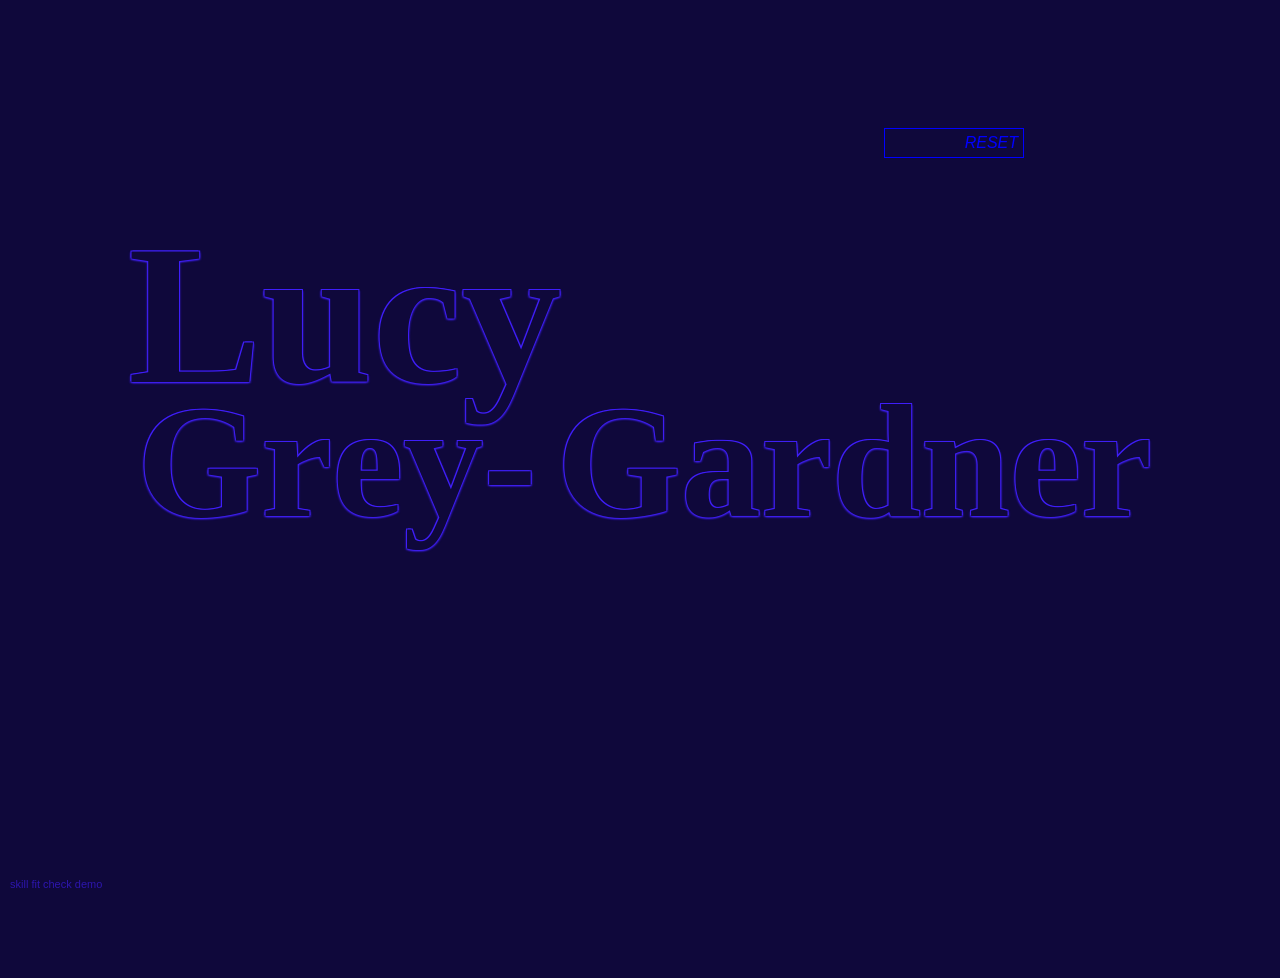
<file: index.html>
<!DOCTYPE html>
<html>
<title>LGG</title>
<head>
<script src="https://ajax.googleapis.com/ajax/libs/jquery/3.5.1/jquery.min.js"></script>
<script src="rotate.js"></script>
</head>
<meta charset="UTF-8">
<meta name="viewport" content="width=device-width, initial-scale=1">
<style>
body {
  font-family: "HelveticaNeue-Light", "Helvetica Neue Light", "Helvetica Neue", Helvetica, Arial, "Lucida Grande", sans-serif;
  font-weight: 100;
  background-color: #0F083B;
}
* {  padding: 0;   margin: 0;}

/*Heading*/
.heading-align {margin: auto; padding-top: 300px; padding-bottom: 500px; width: 100%; height: 20px; left: 50%;}
.heading1, .background {margin: auto; position: absolute; width: 80%; font-family: serif;}
.heading1 {color: #0F083B; text-shadow: -1px 1px 2px #4120FA, 1px 1px 2px #4120FA, 1px -1px 0 #4120FA,-1px -1px 0 #4120FA;}
.lucy-b, .gg-b {z-index: -10; margin: auto; color: #4120FA; right: 0px;}
.lucy-b, .lucy-front {top: 200px; left: 0; bottom: 350px; margin: auto; font-size: 100px;}
.lucy-front, .gg-front {margin: auto; right: 0px; left: 0px;}
.gg-b {top: 370px; left: 0px; bottom:250px; text-align: right; font-size: 80px;}
.gg-front {top: 370px; bottom:250px; text-align: right; font-size: 80px;}
h1 {display:inline-block;}

 p {color: blue; font-style: italic; width: 10%; text-align: right; border: 1px solid blue; margin-left: auto; margin-right: 20%; padding: 5px; margin-top: 10%;}

</style>
</head>
<p class="reset">RESET</p>
<a href="skill-fit-check/" style="position:fixed; bottom:10px; left:10px; color:#4120FA; font-family:sans-serif; font-size:11px; opacity:0.6; text-decoration:none;">skill fit check demo</a>

<div class="heading-align">
  <div class="heading1 lucy-front">
    <h1 class="left">L</h1><h1 class="vowel">u</h1><h1 class="left">c</h1><h1 class="y">y</h1>
  </div>
  <div class="heading1 gg-front">
    <h1 class="left">G</h1><h1 class="left">r</h1><h1 class="vowel">e</h1><h1 class="y">y</h1><h1 class="vowel">-</h1>
    <h1 class="left">G</h1><h1 class="vowel">a</h1><h1 class="left"> r </h1><h1 class="left">d</h1><h1 class="left">n</h1><h1 class="vowel">e</h1><h1 class="left">r</h1>
  </div>
  <div class="background lucy-b">
    <h1>L</h1><h1>u</h1><h1>c</h1><h1>y</h1>
  </div>
  <div class="background gg-b">
    <h1>G</h1><h1>r</h1><h1>e</h1><h1>y</h1><h1>-</h1>
    <h1>G</h1><h1>a</h1><h1>r</h1><h1>d</h1><h1>n</h1><h1>e</h1><h1>r</h1>
  </div>
</div>

<script>
$(document).ready(function(){

  var val0 = 10
  $(".heading1 .y").rotate({
    bind:
    {
      mouseover: function(){
        if (val0 >= 400 || val0 <= -360) {
        val0 = -10;
        }else {
          val0 +=180;
        }
        $(this).rotate({ animateTo:val0, duration:10000})
      }
    }
  });

  var val = 0
  $(".heading1 .vowel").rotate({
    bind:
    {
      mouseover: function(){
        if (val >= 360) {
        val = 0;
        }else {
          val +=90;
        }
        $(this).rotate({ animateTo:val, duration:5000})
      }
    }
  });

  var val1 = 0
  $(".heading1 .left").rotate({
    bind:
    {
      mouseover: function(){
        if (val1 < -360) {
        val1 = 0;
        }else {
          val1 +=-20;
        }
        $(this).rotate({ animateTo:val1, duration:1000})
      }
    }
  });

  $(".reset").rotate({bind:{
    mouseover: function(){
      $(".heading1 h1").rotate({animateTo:-0, duration:1000,})
    }
  }
  });

});
</script>

</body>
</html>
</file>
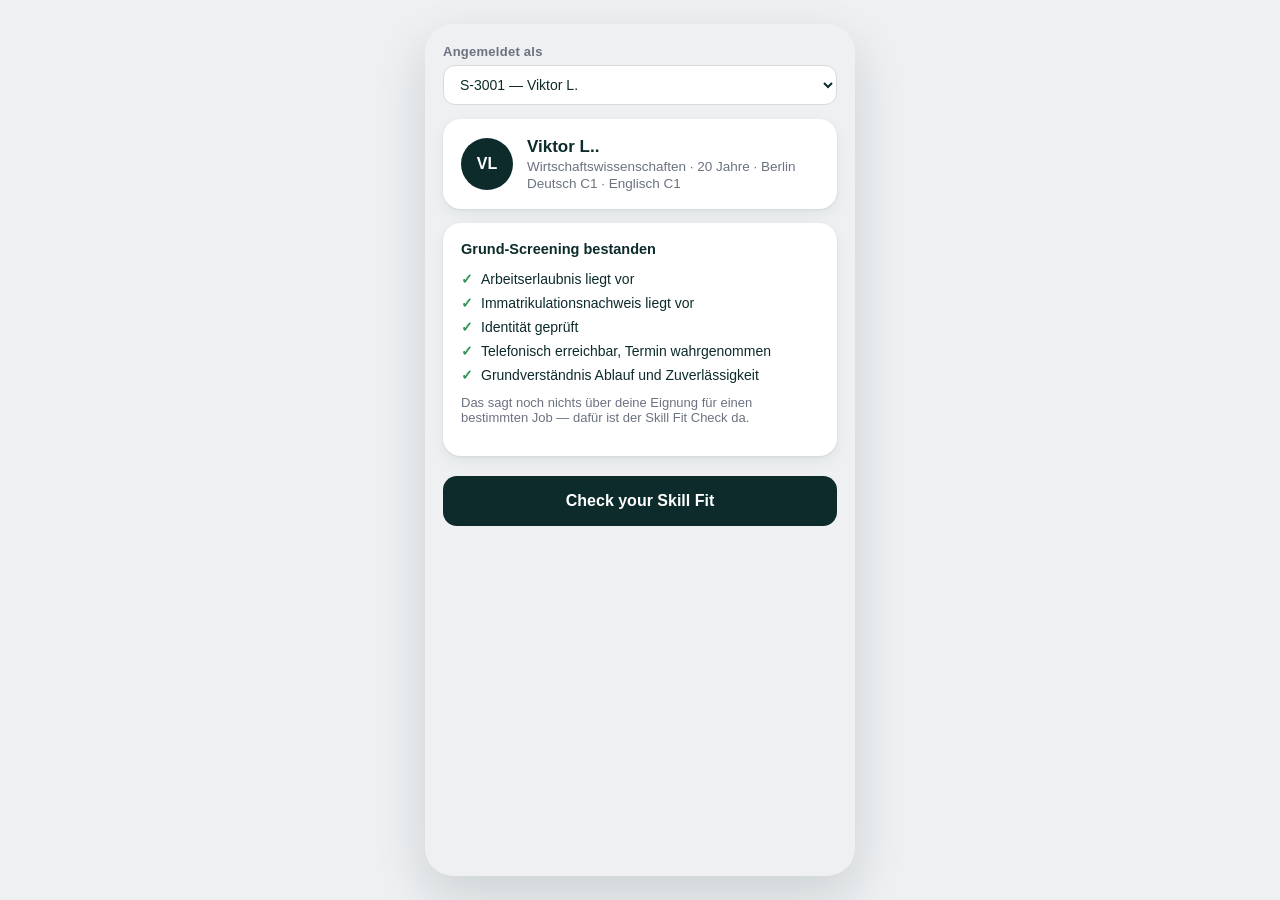
<file: skill-fit-check/index.html>
<!DOCTYPE html>
<html lang="de">
<head>
<meta charset="UTF-8">
<meta name="viewport" content="width=device-width, initial-scale=1">
<title>Skill Fit Check — ucm</title>
<link rel="stylesheet" href="style.css">
</head>
<body>
<div id="app"></div>

<!-- Data layer: parses the provided CSVs (static/in-memory only, no backend). -->
<script src="data.js"></script>
<!-- Core abstraction: one evaluation method per requirement `art`, reused across every job. -->
<script src="engine.js"></script>
<!-- Per-requirement question text + topic keywords. -->
<script src="questions.js"></script>
<!-- UI controller. -->
<script src="app.js"></script>
</body>
</html>
</file>
<file: skill-fit-check/style.css>
:root {
  --bg: #eef0f2;
  --ink: #0c2b2a;
  --muted: #6b7280;
  --card-bg: #ffffff;
  --accent: #0c2b2a;
  --accent-2: #123b39;
  --pill-bg: #dcebfb;
  --pill-ink: #12324f;
  --green: #2f8f5b;
  --amber: #b8860b;
  --radius: 18px;
  --shadow: 0 1px 3px rgba(12, 43, 42, 0.08), 0 6px 16px rgba(12, 43, 42, 0.06);
}

* { box-sizing: border-box; }

body {
  margin: 0;
  background: var(--bg);
  color: var(--ink);
  font-family: -apple-system, BlinkMacSystemFont, "Inter", "Segoe UI", Roboto, Helvetica, Arial, sans-serif;
  -webkit-font-smoothing: antialiased;
}

#app {
  min-height: 100vh;
  display: flex;
  justify-content: center;
}

.loading {
  padding: 40px;
  color: var(--muted);
}

.phone {
  width: 100%;
  max-width: 430px;
  min-height: 100vh;
  background: var(--bg);
  padding: 20px 18px 60px;
  position: relative;
}

.back-btn {
  width: 40px;
  height: 40px;
  border-radius: 50%;
  border: none;
  background: #e2e5e8;
  color: var(--ink);
  font-size: 18px;
  cursor: pointer;
  margin-bottom: 16px;
}
.back-btn:hover { background: #d7dbdf; }

.eyebrow {
  font-size: 13px;
  color: var(--muted);
  font-weight: 600;
  letter-spacing: 0.02em;
  margin-bottom: 6px;
}

.q-title {
  font-size: 21px;
  line-height: 1.3;
  margin: 0 0 10px;
  color: var(--ink);
  font-weight: 700;
}

.muted { color: var(--muted); }
.small { font-size: 13px; }

.card {
  background: var(--card-bg);
  border-radius: var(--radius);
  box-shadow: var(--shadow);
  padding: 18px;
  margin-bottom: 14px;
}

.profile-card {
  display: flex;
  align-items: center;
  gap: 14px;
}

.avatar {
  width: 52px;
  height: 52px;
  border-radius: 50%;
  background: var(--accent);
  color: #fff;
  display: flex;
  align-items: center;
  justify-content: center;
  font-weight: 700;
  font-size: 16px;
  flex-shrink: 0;
}

.profile-name { font-weight: 700; font-size: 17px; }
.profile-meta { color: var(--muted); font-size: 13.5px; margin-top: 2px; }

.student-switch {
  width: 100%;
  padding: 10px 12px;
  border-radius: 12px;
  border: 1px solid #d7dbdf;
  background: #fff;
  margin-bottom: 14px;
  font-size: 14px;
  color: var(--ink);
}

.section-title {
  font-weight: 700;
  font-size: 14.5px;
  margin-bottom: 10px;
}

.check-row {
  display: flex;
  align-items: center;
  gap: 8px;
  font-size: 14px;
  padding: 4px 0;
}
.check-ok {
  color: var(--green);
  font-weight: 700;
}

.cta-btn {
  width: 100%;
  background: var(--accent);
  color: #fff;
  border: none;
  border-radius: 14px;
  padding: 16px;
  font-size: 16px;
  font-weight: 700;
  cursor: pointer;
  margin-top: 6px;
}
.cta-btn:hover { background: var(--accent-2); }

.option-list {
  display: flex;
  flex-direction: column;
  gap: 10px;
  margin-top: 12px;
}

.option-card {
  text-align: left;
  background: #fff;
  border: 1px solid #e2e5e8;
  border-radius: var(--radius);
  padding: 16px;
  font-size: 14.5px;
  color: var(--ink);
  cursor: pointer;
  box-shadow: var(--shadow);
}
.option-card:hover { border-color: var(--accent); }

.answer-box {
  width: 100%;
  border-radius: 14px;
  border: 1px solid #d7dbdf;
  padding: 14px;
  font-size: 15px;
  font-family: inherit;
  resize: vertical;
  margin: 10px 0 16px;
  background: #fff;
  color: var(--ink);
}

.job-card {
  position: relative;
  padding-right: 60px;
}

.job-title { font-weight: 700; font-size: 16.5px; margin-bottom: 4px; }
.job-meta { color: var(--muted); font-size: 13.5px; margin-bottom: 8px; }
.job-desc { font-size: 13.5px; color: var(--ink); opacity: 0.85; margin-bottom: 10px; }

.evidence-summary {
  font-size: 13px;
  color: var(--accent-2);
  font-weight: 600;
  background: #eaf3ef;
  display: inline-block;
  padding: 5px 10px;
  border-radius: 999px;
}

.row-btn {
  position: absolute;
  right: 16px;
  bottom: 16px;
  width: 38px;
  height: 38px;
  border-radius: 50%;
  border: none;
  background: var(--accent);
  color: #fff;
  font-size: 16px;
  cursor: pointer;
}
.row-btn:hover { background: var(--accent-2); }

.req-row {
  background: var(--card-bg);
  border-radius: var(--radius);
  box-shadow: var(--shadow);
  padding: 16px;
  margin-bottom: 12px;
}

.req-row-head {
  display: flex;
  justify-content: space-between;
  align-items: center;
  margin-bottom: 8px;
}

.art-tag {
  font-size: 11.5px;
  font-weight: 700;
  text-transform: uppercase;
  letter-spacing: 0.03em;
  color: var(--muted);
}

.badge {
  font-size: 12px;
  font-weight: 700;
  padding: 4px 10px;
  border-radius: 999px;
  color: #fff;
}
.badge-verified { background: #1f7a5c; }
.badge-demonstrated { background: #2f6fb8; }
.badge-self { background: #b8860b; }

.req-text { font-weight: 600; font-size: 14.5px; margin-bottom: 6px; }

.answer-quote {
  font-size: 13.5px;
  font-style: italic;
  color: var(--ink);
  background: #f4f6f7;
  border-radius: 10px;
  padding: 8px 10px;
  margin: 6px 0;
}

@media (min-width: 480px) {
  .phone {
    margin-top: 24px;
    margin-bottom: 24px;
    border-radius: 28px;
    box-shadow: 0 20px 50px rgba(12, 43, 42, 0.15);
    min-height: auto;
  }
}
</file>
